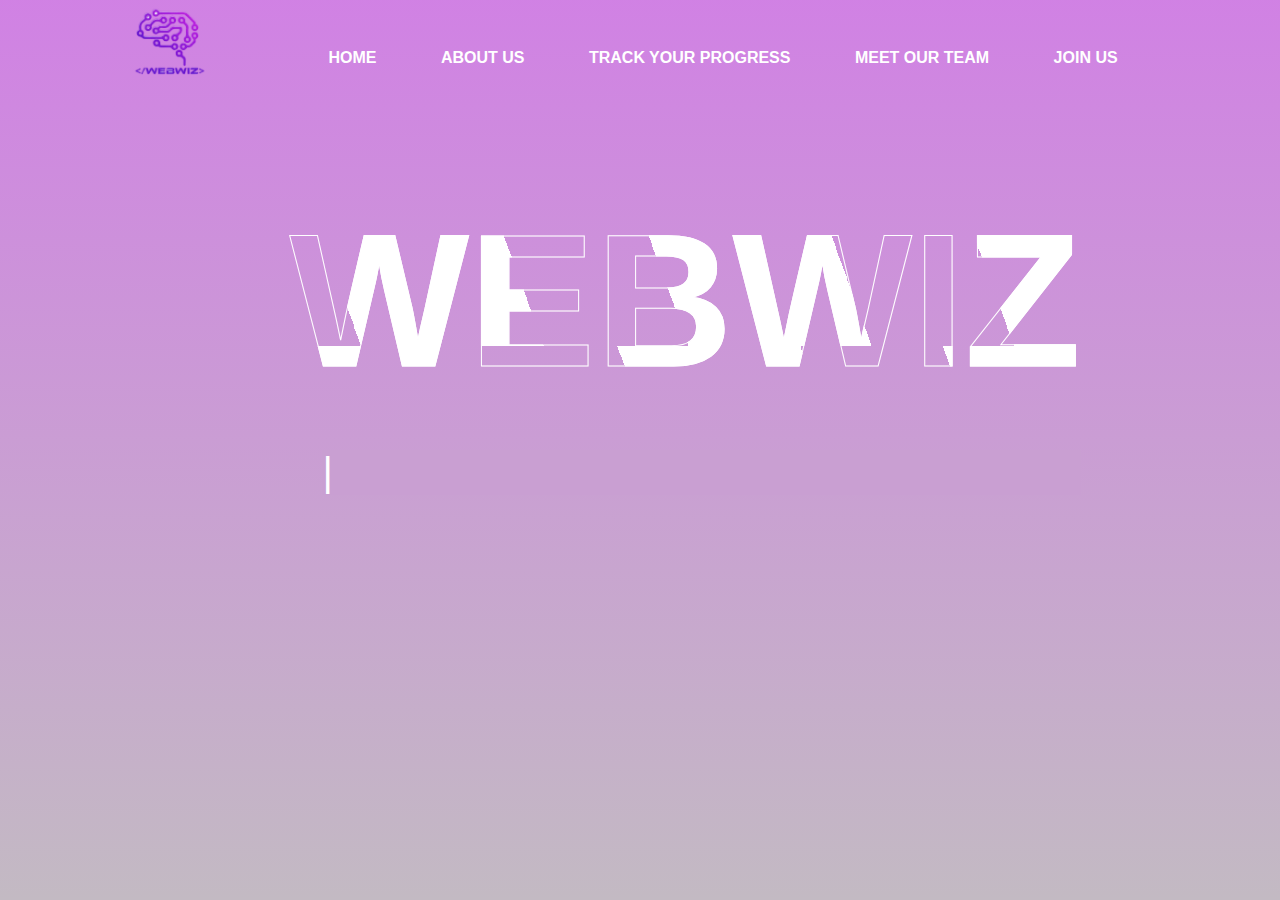
<file: index.html>
<!DOCTYPE html>
<html lang="en">
<head>
    <meta charset="UTF-8">
    <meta http-equiv="X-UA-Compatible" content="IE=edge">
    <meta name="viewport" content="width=device-width, initial-scale=1.0">
    <title>Webwiz Website</title>
    <link rel="stylesheet" href="index.css">
</head>



<!-- main page -->

<body>

    <div class="container">
        <nav>
            <img src="new.png" class="logo">
            <ul>
                <li><a href=""><b>HOME</b></a></li>
                <li><a href="about.html"><b>ABOUT US</b></a></li>
                <li><a href="login.html"><b>TRACK YOUR PROGRESS</b></a></li>
                <li><a href="Team.html"><b>MEET OUR TEAM</b></a></li>
                <li><a href="#"><b>JOIN US</b></a></li>
            </ul>
        </nav>
        <div class="text">
            <h1>WEBWIZ</h1>
            <h3 id="head" >DREAM | DEVELOP | DEVOTE</h3>
        </div>

    </div>


   






<!-- flagship event -->

<!-- <div class="events">
<p>ygjhjhdfjwheufheygybhg</p>



<div class="title">
    <div class="overlay"></div>

<div class="text">
<div class="wrapper">
    <div id="L" class="letter">M</div>
    <div class="shadow">M</div>
</div>
<div class="wrapper">
    <div id="I" class="letter">E</div>
    <div class="shadow">E</div>
</div>
<div class="wrapper">
    <div id="G" class="letter">E</div>
    <div class="shadow">E</div>
</div>
<div class="wrapper">
    <div id="H" class="letter">T</div>
    <div class="shadow">T</div>
</div>
<div class="wrapper">
    <div id="T" class="letter">-</div>
    <div class="shadow">-</div>
</div>
<div class="wrapper">
    <div id="N" class="letter">O</div>
    <div class="shadow">O</div>
</div>
<div class="wrapper">
    <div id="E" class="letter">U</div>
    <div class="shadow">U</div>
</div><div class="wrapper">
    <div id="Stwo" class="letter">R</div>
    <div class="shadow">R</div>
</div>
<div class="wrapper">
    <div id="Stwo" class="letter"><br></div>
    <div class="shadow"></div>
</div>
<div class="wrapper">
    <div id="S" class="letter">T</div>
    <div class="shadow">T</div>
</div><div class="wrapper">
    <div id="S" class="letter">E</div>
    <div class="shadow">E</div>
</div><div class="wrapper">
    <div id="S" class="letter">A</div>
    <div class="shadow">A</div>
</div><div class="wrapper">
    <div id="S" class="letter">M</div>
    <div class="shadow">M</div>
</div>

</div>
    <p></p><br/>
    
  </div>

  <div class="slider">
    <div class="container">
      <div class="slide x"></div>
      <div class="slide y"></div>
      <div class="slide z"></div>
    </div>
    <div class="container">
        <div class="slide x"></div>
        <div class="slide y"></div>
        <div class="slide z"></div>
      </div>
      <div class="container">
        <div class="slide x"></div>
        <div class="slide y"></div>
        <div class="slide z"></div>
      </div>
  </div>

</div>-->





<!-- 
<div class="projects">

</div>  -->




<!-- achievement -->







<!-- Team -->

<!-- <div class="gh">
<div class="title">
    <div class="overlay"></div>

<div class="text">
<div class="wrapper">
    <div id="L" class="letter">M</div>
    <div class="shadow">M</div>
</div>
<div class="wrapper">
    <div id="I" class="letter">E</div>
    <div class="shadow">E</div>
</div>
<div class="wrapper">
    <div id="G" class="letter">E</div>
    <div class="shadow">E</div>
</div>
<div class="wrapper">
    <div id="H" class="letter">T</div>
    <div class="shadow">T</div>
</div>
<div class="wrapper">
    <div id="T" class="letter">-</div>
    <div class="shadow">-</div>
</div>
<div class="wrapper">
    <div id="N" class="letter">O</div>
    <div class="shadow">O</div>
</div>
<div class="wrapper">
    <div id="E" class="letter">U</div>
    <div class="shadow">U</div>
</div><div class="wrapper">
    <div id="Stwo" class="letter">R</div>
    <div class="shadow">R</div>
</div>
<div class="wrapper">
    <div id="Stwo" class="letter"><br></div>
    <div class="shadow"></div>
</div>
<div class="wrapper">
    <div id="S" class="letter">T</div>
    <div class="shadow">T</div>
</div><div class="wrapper">
    <div id="S" class="letter">E</div>
    <div class="shadow">E</div>
</div><div class="wrapper">
    <div id="S" class="letter">A</div>
    <div class="shadow">A</div>
</div><div class="wrapper">
    <div id="S" class="letter">M</div>
    <div class="shadow">M</div>
</div>

</div>
    <p></p><br/>
    
  </div>

  <div class="slider">
    <div class="container">
      <div class="slide x"></div>
      <div class="slide y"></div>
      <div class="slide z"></div>
    </div>
    <div class="container">
        <div class="slide x"></div>
        <div class="slide y"></div>
        <div class="slide z"></div>
      </div>
      <div class="container">
        <div class="slide x"></div>
        <div class="slide y"></div>
        <div class="slide z"></div>
      </div>
  </div>
</div>





<contact info -->



 






</body>

</html>
</file>
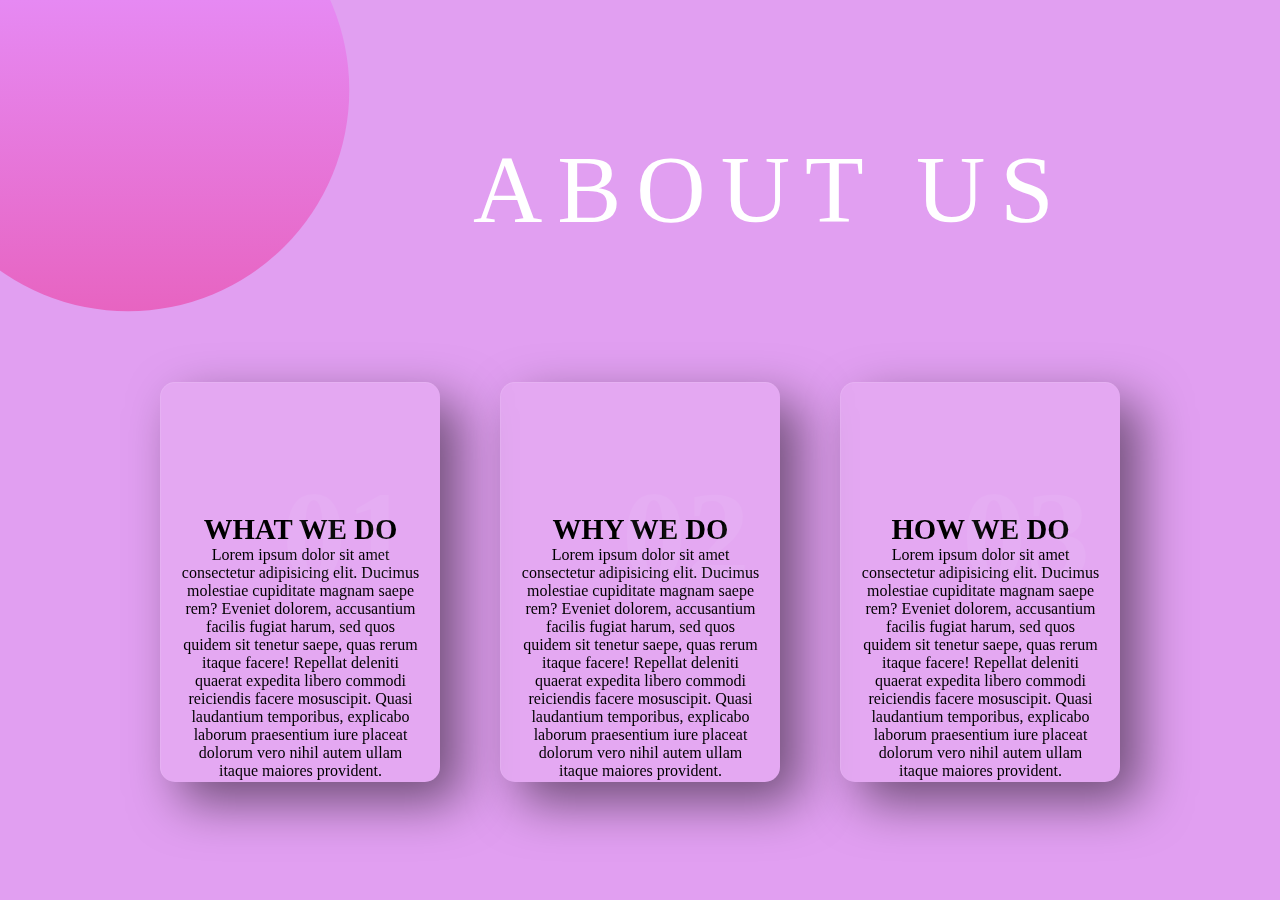
<file: about.html>
<!DOCTYPE html>
<html lang="en">
<head>
    <meta charset="UTF-8">
    <meta http-equiv="X-UA-Compatible" content="IE=edge">
    <meta name="viewport" content="width=device-width, initial-scale=1.0">
    <title>Document</title>
    <link rel="stylesheet" href="about.css">
</head>
<body>
    <div class="big">
        <div class="heading">ABOUT US</div>
 
   <div class="container">
    
    <div class="card">
        <div class="content">
            <h2>01</h2>
            <h3>WHAT WE DO</h3>
            <p>Lorem ipsum dolor sit amet consectetur adipisicing elit. Ducimus molestiae cupiditate magnam saepe rem? Eveniet dolorem, accusantium facilis fugiat harum, sed quos quidem sit tenetur saepe, quas rerum itaque facere!
            Repellat deleniti quaerat expedita libero commodi reiciendis facere mosuscipit.
            Quasi laudantium temporibus, explicabo laborum praesentium iure placeat dolorum vero nihil autem ullam itaque maiores provident. Voluptatum t aspernatur minima explicabo dignissimos cum voluptates natus quis. Eaque praesentium a omnis.</p>
        </div>
    </div>


    <div class="card">
        <div class="content">
            <h2>02</h2>
            <h3>WHY WE DO</h3>
            <p>Lorem ipsum dolor sit amet consectetur adipisicing elit. Ducimus molestiae cupiditate magnam saepe rem? Eveniet dolorem, accusantium facilis fugiat harum, sed quos quidem sit tenetur saepe, quas rerum itaque facere!
            Repellat deleniti quaerat expedita libero commodi reiciendis facere mosuscipit.
            Quasi laudantium temporibus, explicabo laborum praesentium iure placeat dolorum vero nihil autem ullam itaque maiores provident. Voluptatum t aspernatur minima explicabo dignissimos cum voluptates natus quis. Eaque praesentium a omnis.</p>
        </div>
    </div>


    <div class="card">
        <div class="content">
            <h2>03</h2>
            <h3>HOW WE DO </h3>
            <p>Lorem ipsum dolor sit amet consectetur adipisicing elit. Ducimus molestiae cupiditate magnam saepe rem? Eveniet dolorem, accusantium facilis fugiat harum, sed quos quidem sit tenetur saepe, quas rerum itaque facere!
            Repellat deleniti quaerat expedita libero commodi reiciendis facere mosuscipit.
            Quasi laudantium temporibus, explicabo laborum praesentium iure placeat dolorum vero nihil autem ullam itaque maiores provident. Voluptatum t aspernatur minima explicabo dignissimos cum voluptates natus quis. Eaque praesentium a omnis.</p>
        </div>
    </div>

   </div>
   </div>
   
</body>
</html>
</file>
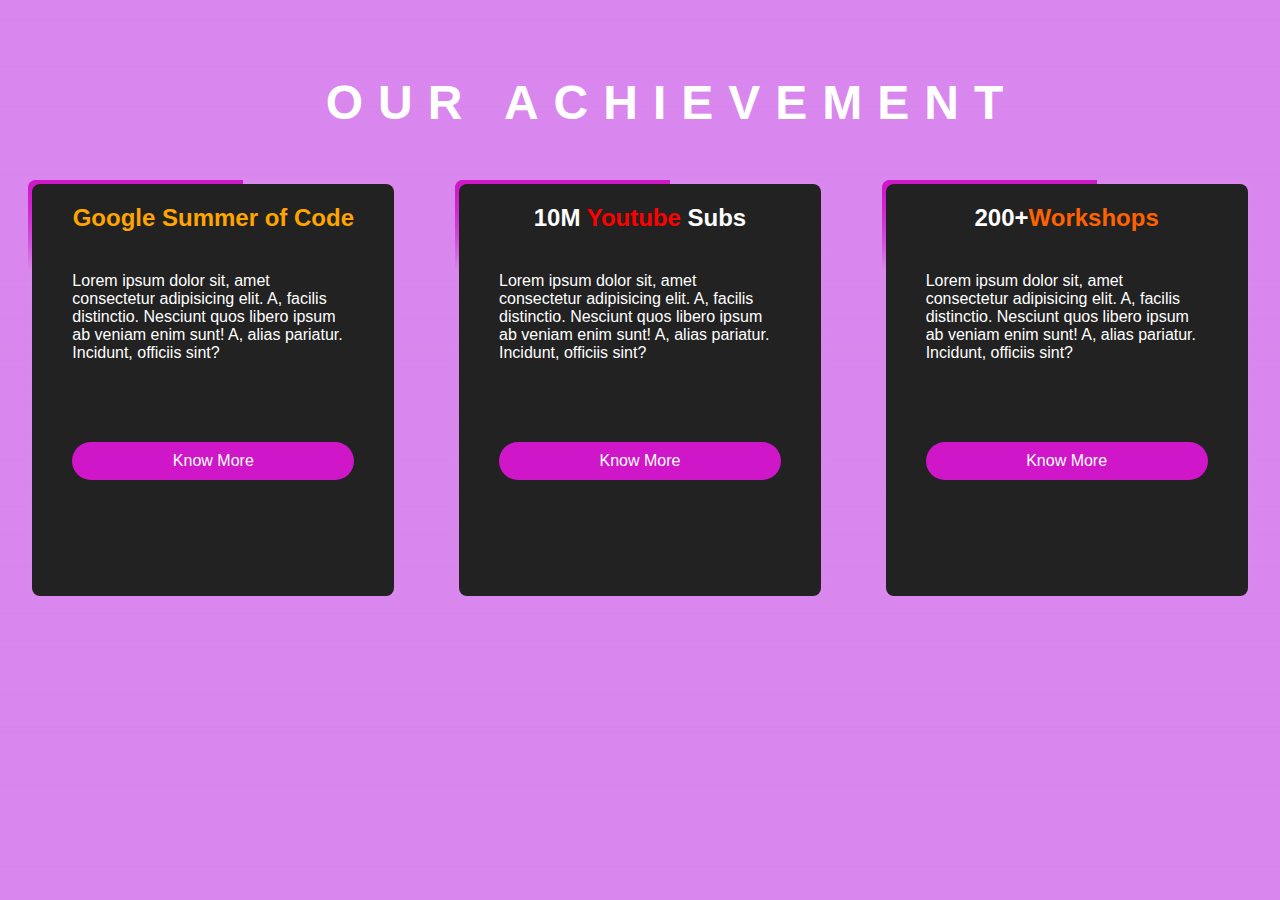
<file: achievement.html>
<!DOCTYPE html>
<html lang="en">
<head>
    <meta charset="UTF-8">
    <meta http-equiv="X-UA-Compatible" content="IE=edge">
    <meta name="viewport" content="width=device-width, initial-scale=1.0">
    <link rel="stylesheet" href="achievement.css">
    <title>Achievement</title>
</head>
<body>
    <h1 class="ach">OUR ACHIEVEMENT</h1>
    <section id="achievementContainer">
        <div class="container">
            <div>
                <h2><span style="color: orange;">Google Summer of Code</span></h2>
                <p>Lorem ipsum dolor sit, amet consectetur adipisicing elit. A, facilis distinctio. Nesciunt quos libero ipsum ab veniam enim sunt! A, alias pariatur. Incidunt, officiis sint?</p>
                <a href="">Know More</a>
            </div>
        </div>
        <div class="container">
            <div>
                <h2>10M <span id="youtube">Youtube</span> Subs</h2>
                <p>Lorem ipsum dolor sit, amet consectetur adipisicing elit. A, facilis distinctio. Nesciunt quos libero ipsum ab veniam enim sunt! A, alias pariatur. Incidunt, officiis sint?</p>
                <a href="">Know More</a>
            </div>
        </div>
        <div class="container">
            <div>
                <h2>200+<span style="color: rgb(255, 98, 0);">Workshops</span></h2>
                <p>Lorem ipsum dolor sit, amet consectetur adipisicing elit. A, facilis distinctio. Nesciunt quos libero ipsum ab veniam enim sunt! A, alias pariatur. Incidunt, officiis sint?</p>
                <a href="">Know More</a>
            </div>
        </div>
    </section>
</body>
</html>
</file>
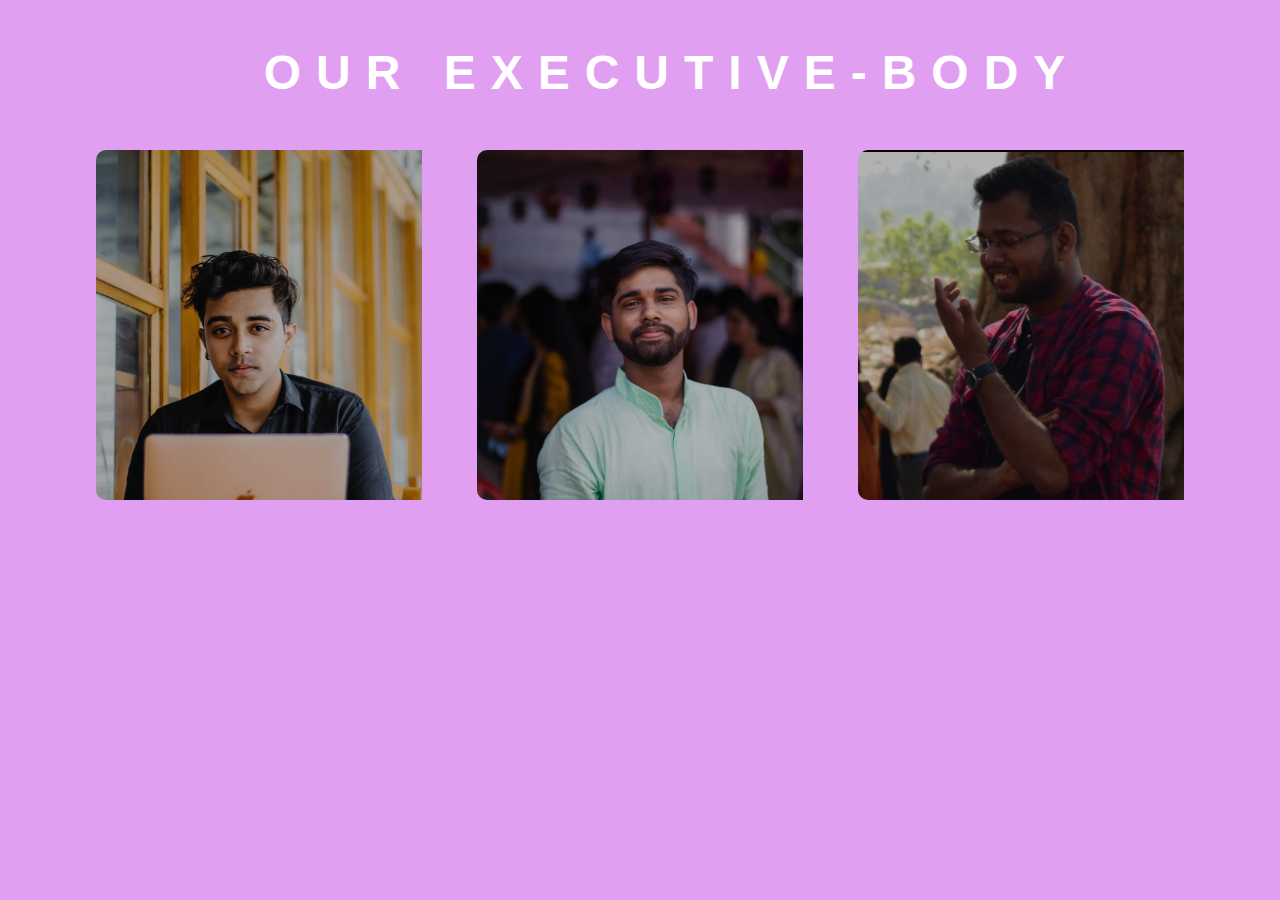
<file: EB.html>
<!DOCTYPE html>
<html lang="en">

<head>
    <meta charset="UTF-8">
    <meta http-equiv="X-UA-Compatible" content="IE=edge">
    <meta name="viewport" content="width=device-width, initial-scale=1.0">
    <title>Document</title>
    <link rel="stylesheet" href="EB.css">
</head>

<body>

    <div class="container">
        <h1 class="EB">
            OUR EXECUTIVE-BODY
        </h1>
        <div class="row">
            <div class="col">
                <div class="card">
                    <div class="inner-box">
                        <div class="card-front front-1">
                            
                        </div>
                        <div class="card-back">
                           
                            <p> Aniket Pal <br> <br>
                                FOUNDER </p>
                            <div class="social-media">
                                <a href=""><img src="github.jpg"></a>
                                <a href=""><img src="linkedin.png"></a>
                                <a href=""><img src="fb.jpg"></a>
                            </div>
                        </div>
                    </div>
                </div>
            </div>
            <div class="col">
                <div class="card">
                    <div class="inner-box">
                        <div class="card-front front-2">
                            <span></span>
                        </div>
                        <div class="card-back">
                            <p> Shantunu <br> <br>
                                 VICE-PRESIDENT </p>
                            <div class="social-media">
                                <a href=""><img src="github.jpg"></a>
                                <a href=""><img src="linkedin.png"></a>
                                <a href=""><img src="fb.jpg"></a>
                            </div>
                        </div>
                    </div>
                </div>
            </div>
            <div class="col">
                <div class="card">
                    <div class="inner-box">
                        <div class="card-front front-3">
                            <span></span>
                        </div>
                        <div class="card-back">
                            <p> Jyoti Prakash  <br> <br>
                                CO-ORDINATOR</p>
                            <div class="social-media">
                                <a href=""><img src="github.jpg"></a>
                                <a href=""><img src="linkedin.png"></a>
                                <a href=""><img src="fb.jpg"></a>
                            </div>
                        </div>
                    </div>
                </div>
            </div>
        </div>
    </div>

</body>

</html>
</file>
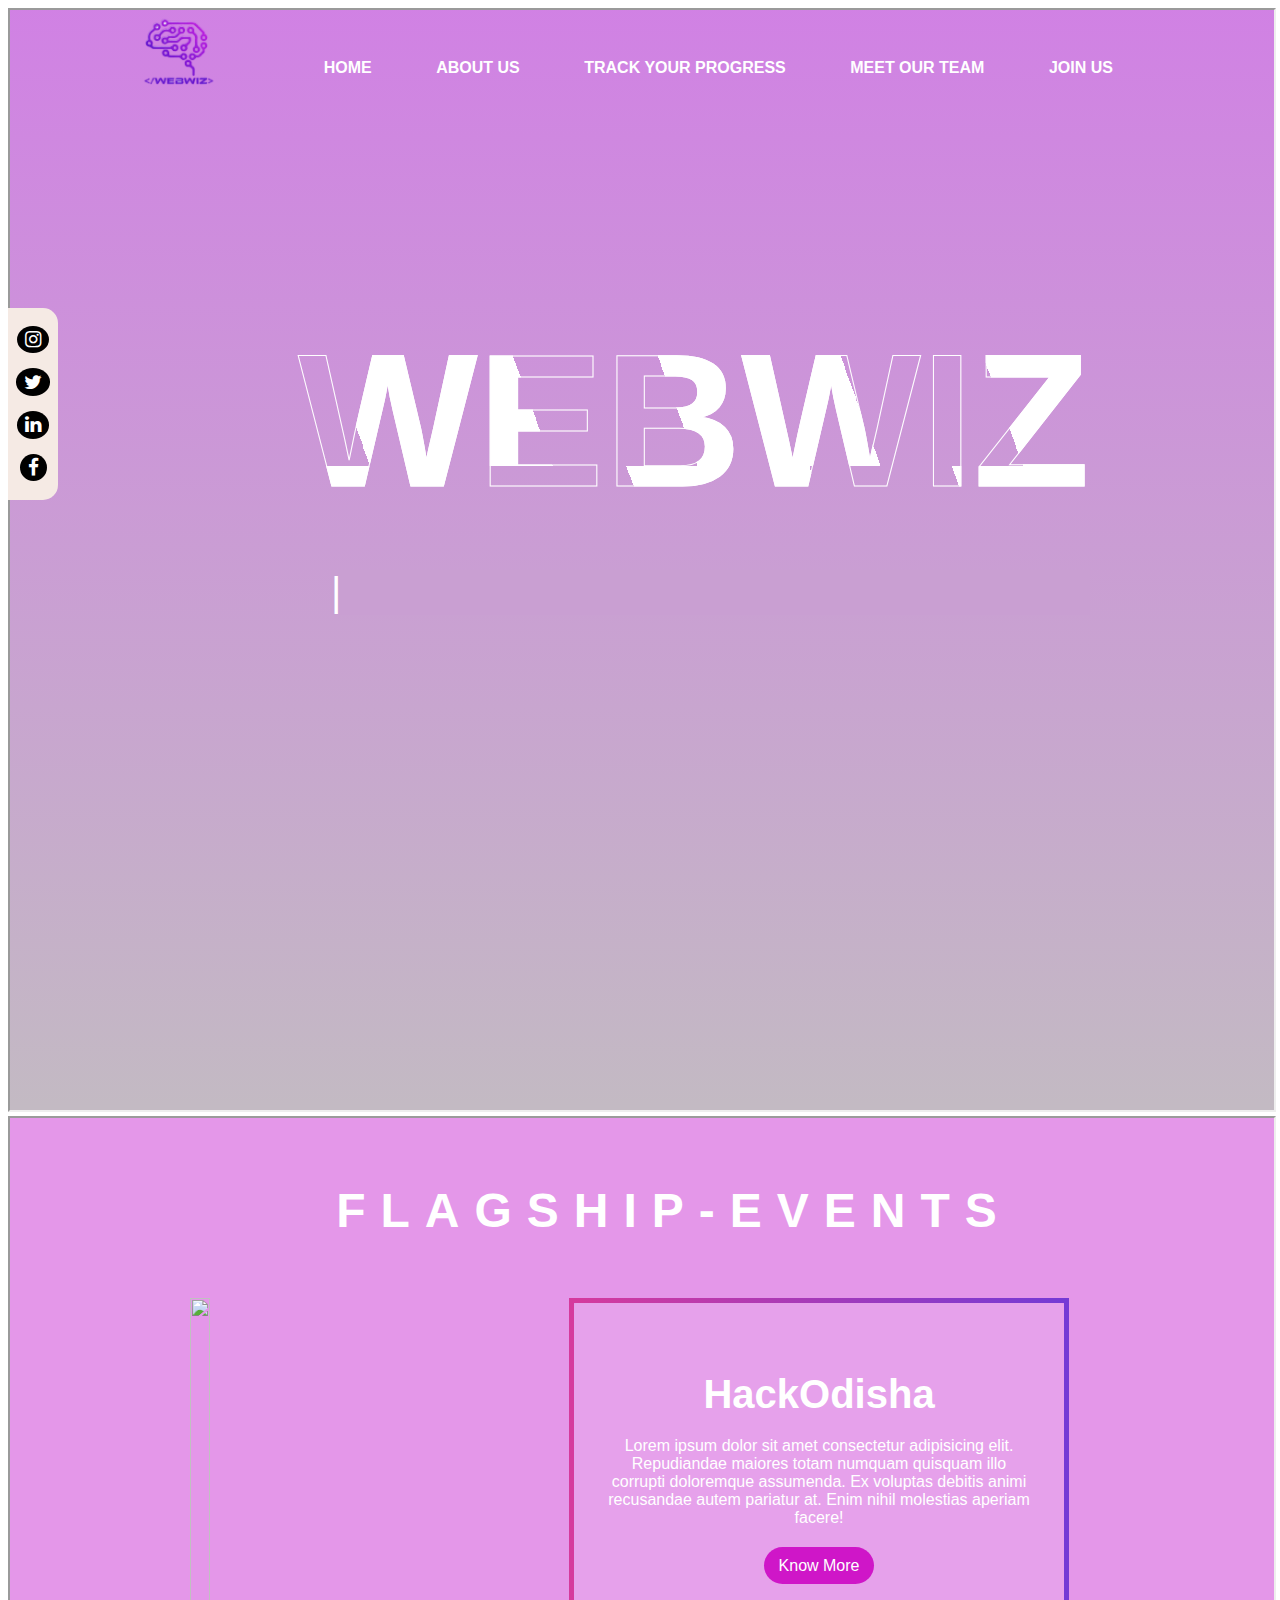
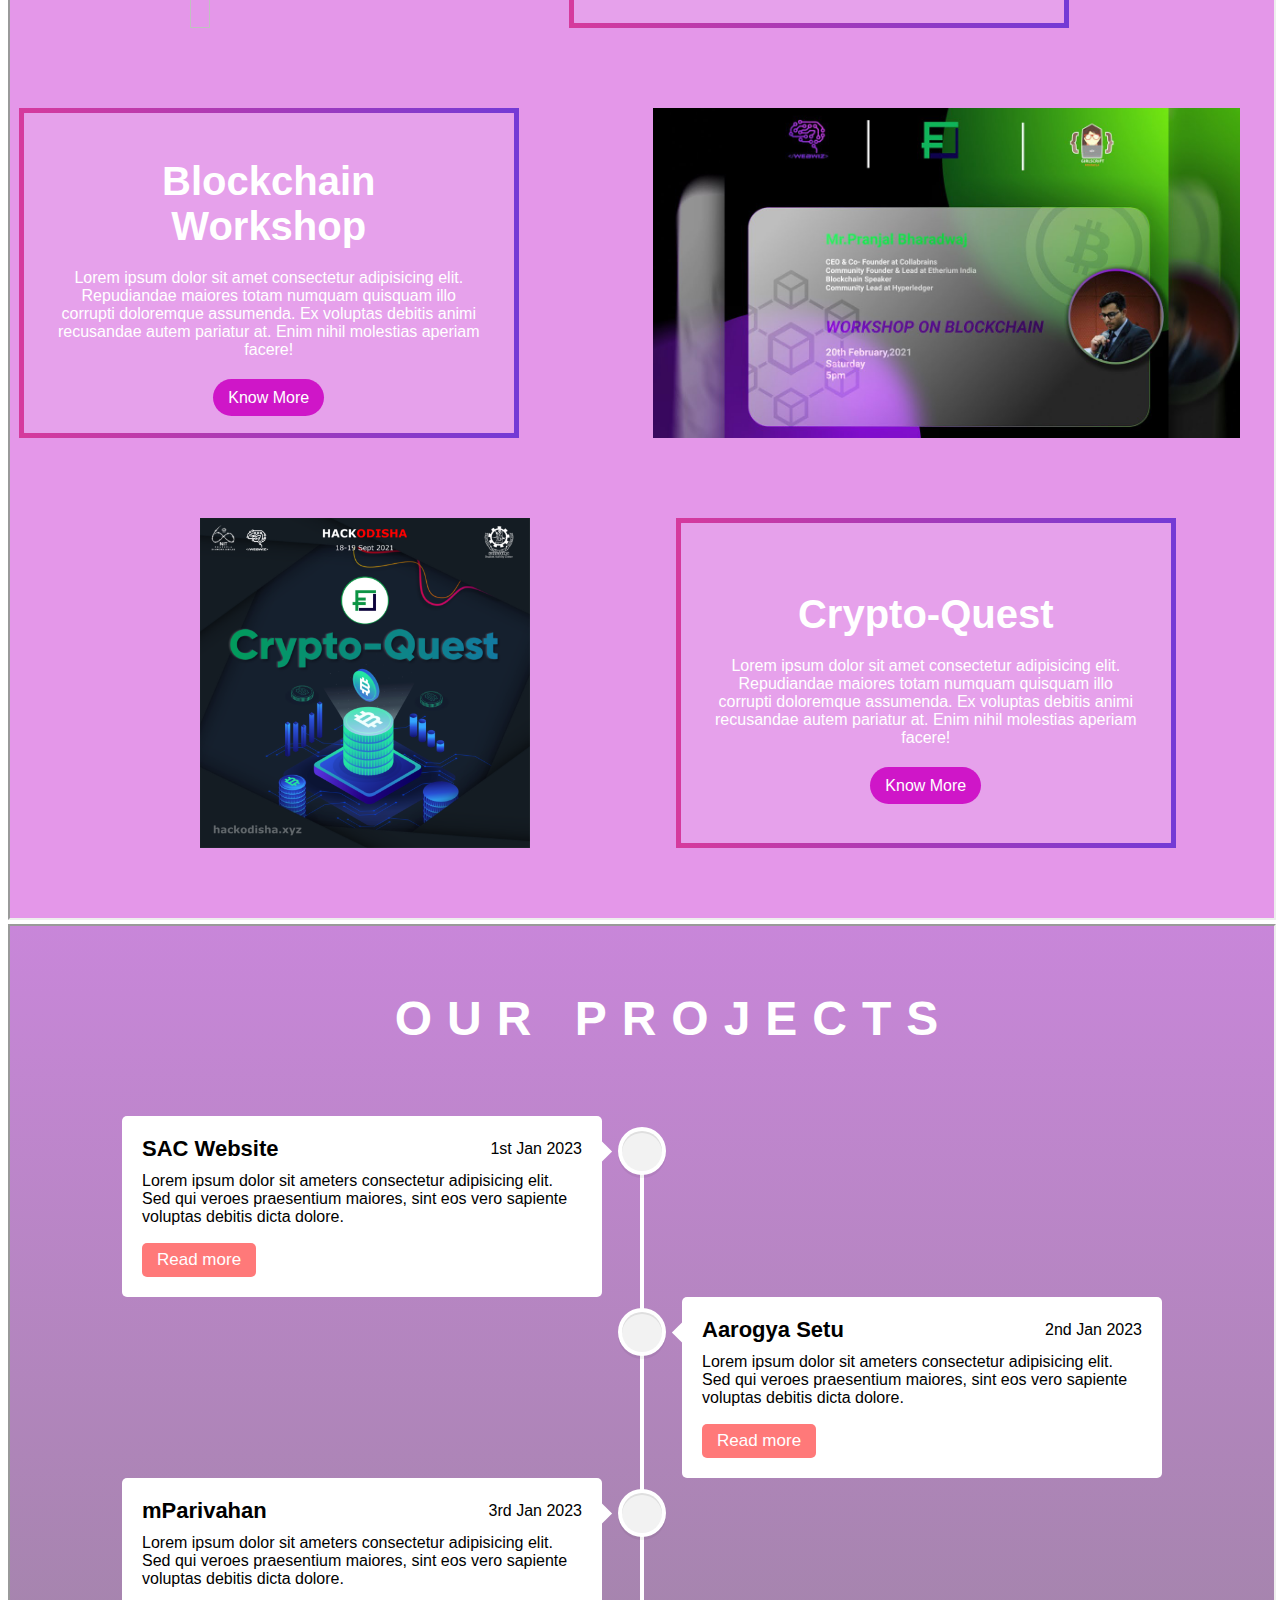
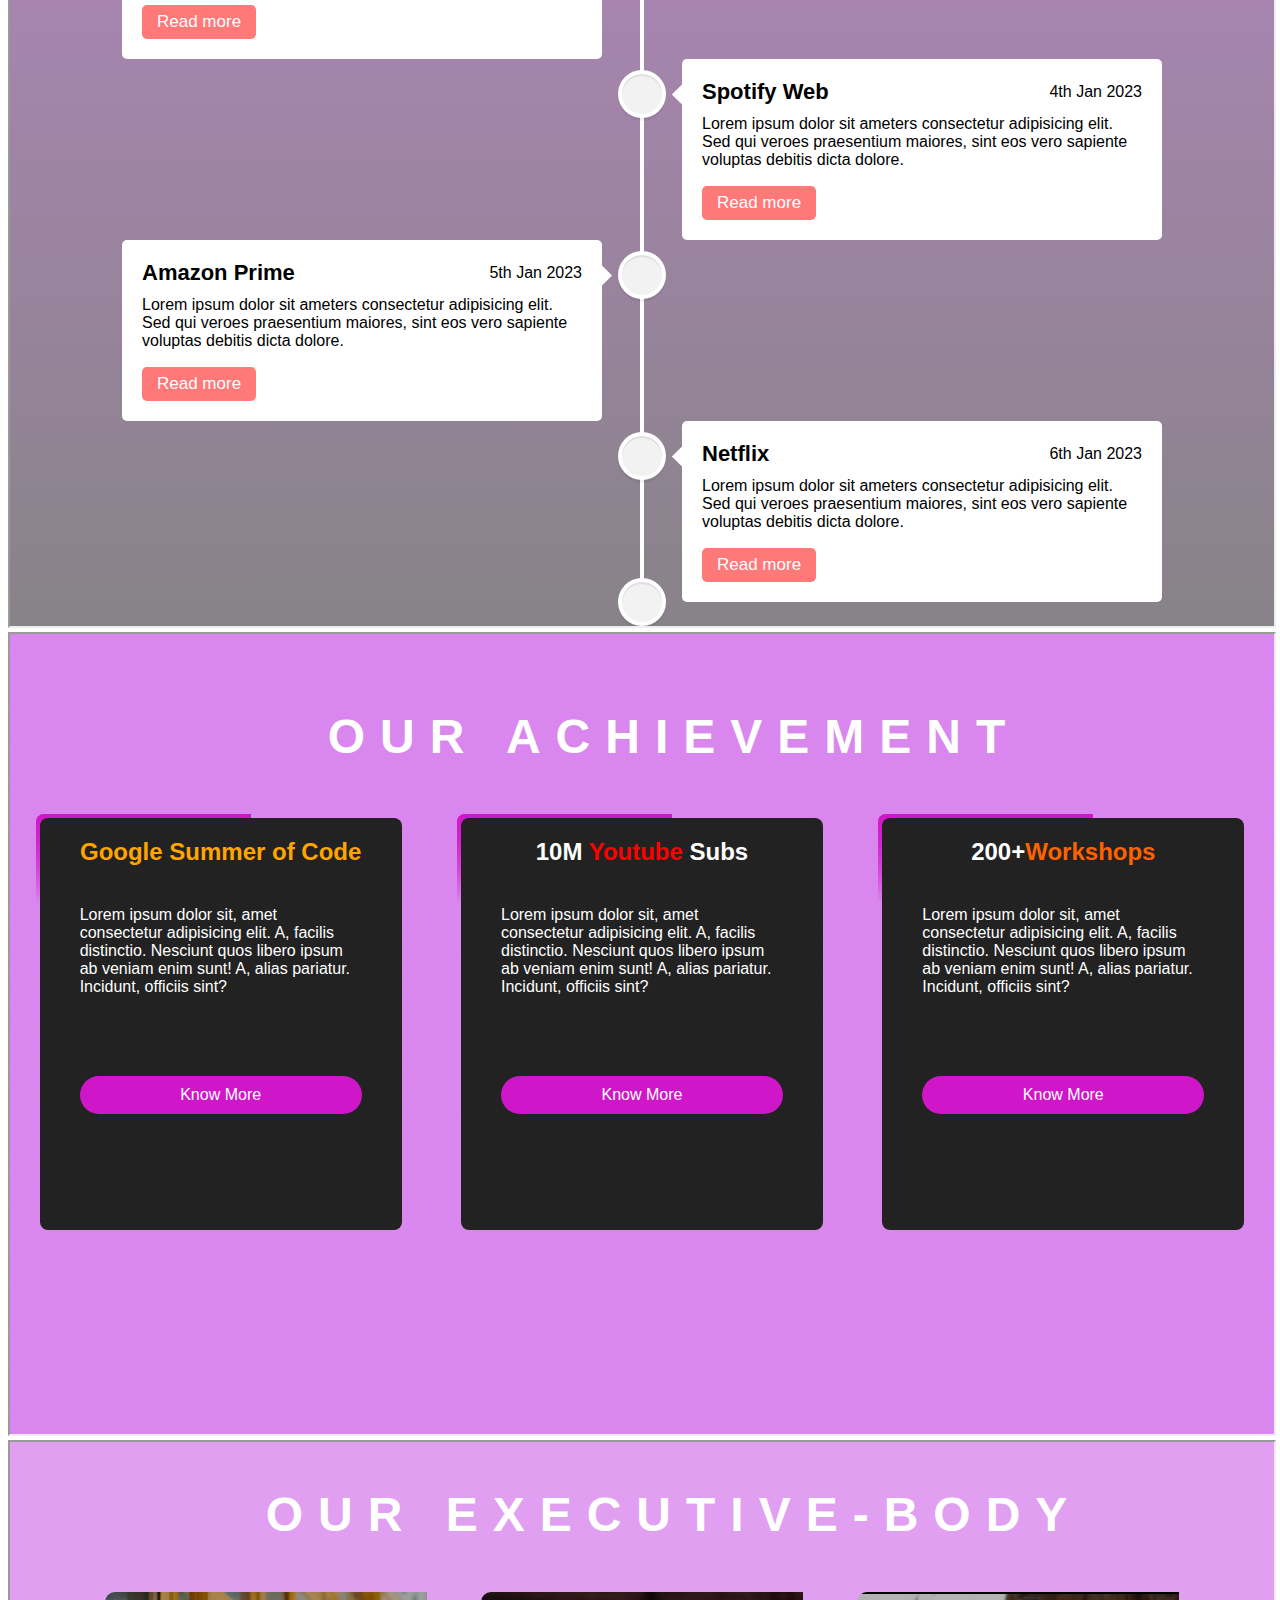
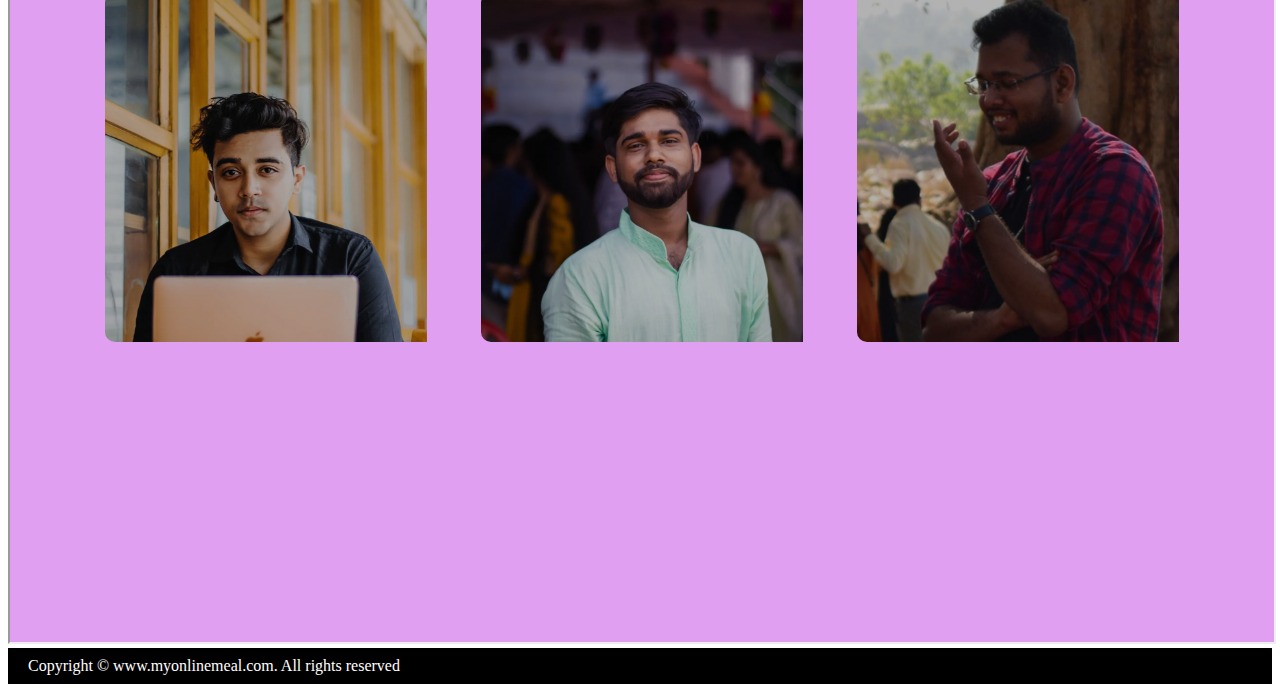
<file: iiiii.html>
<!DOCTYPE html>
<html lang="en">
<head>
    <meta charset="UTF-8">
    <meta http-equiv="X-UA-Compatible" content="IE=edge">
    <meta name="viewport" content="width=device-width, initial-scale=1.0">
    <title>Document</title>
    <link rel="stylesheet" href="iii.css">
    <link rel="stylesheet" href="https://cdnjs.cloudflare.com/ajax/libs/font-awesome/4.7.0/css/font-awesome.min.css">
    <link rel="stylesheet" href="https://cdnjs.cloudflare.com/ajax/libs/font-awesome/4.7.0/css/font-awesome.min.css">
</head>
<body>
    <section id="media-links">
    <div><a href="https://instagram.com/webwiz.nitr?igshid=MzRlODBiNWFlZA=="><i class="fa fa-instagram"></i></a></div>
    <div><a href="https://twitter.com/webwiznitr"><i class="fa fa-twitter"></i></a></div>
    <div><a href="https://www.linkedin.com/company/webwiz-nitr/"><i class="fa fa-linkedin"></i></a></div>
    <div><a href="https://www.facebook.com/WebWiz/"><i class="fa fa-facebook"></i></a></div>
</section>

    <iframe src="index.html" width="100%" height="1100"></iframe>
    <iframe src="event.html" width="100%" height="1400"></iframe>
    <iframe src="project.html" width="100%" height="1300"></iframe>

    <iframe src="achievement.html" width="100%" height="800" ></iframe>
    <iframe src="EB.html" width="100%" height="800"></iframe>
    <!-- <iframe src="footer.html" width="100%" height="38"></iframe> -->
    <footer>
        <div class="center">
            Copyright &copy; www.myonlinemeal.com. All rights reserved  
        </div>
    </footer>
    
</body>
</html>
</file>
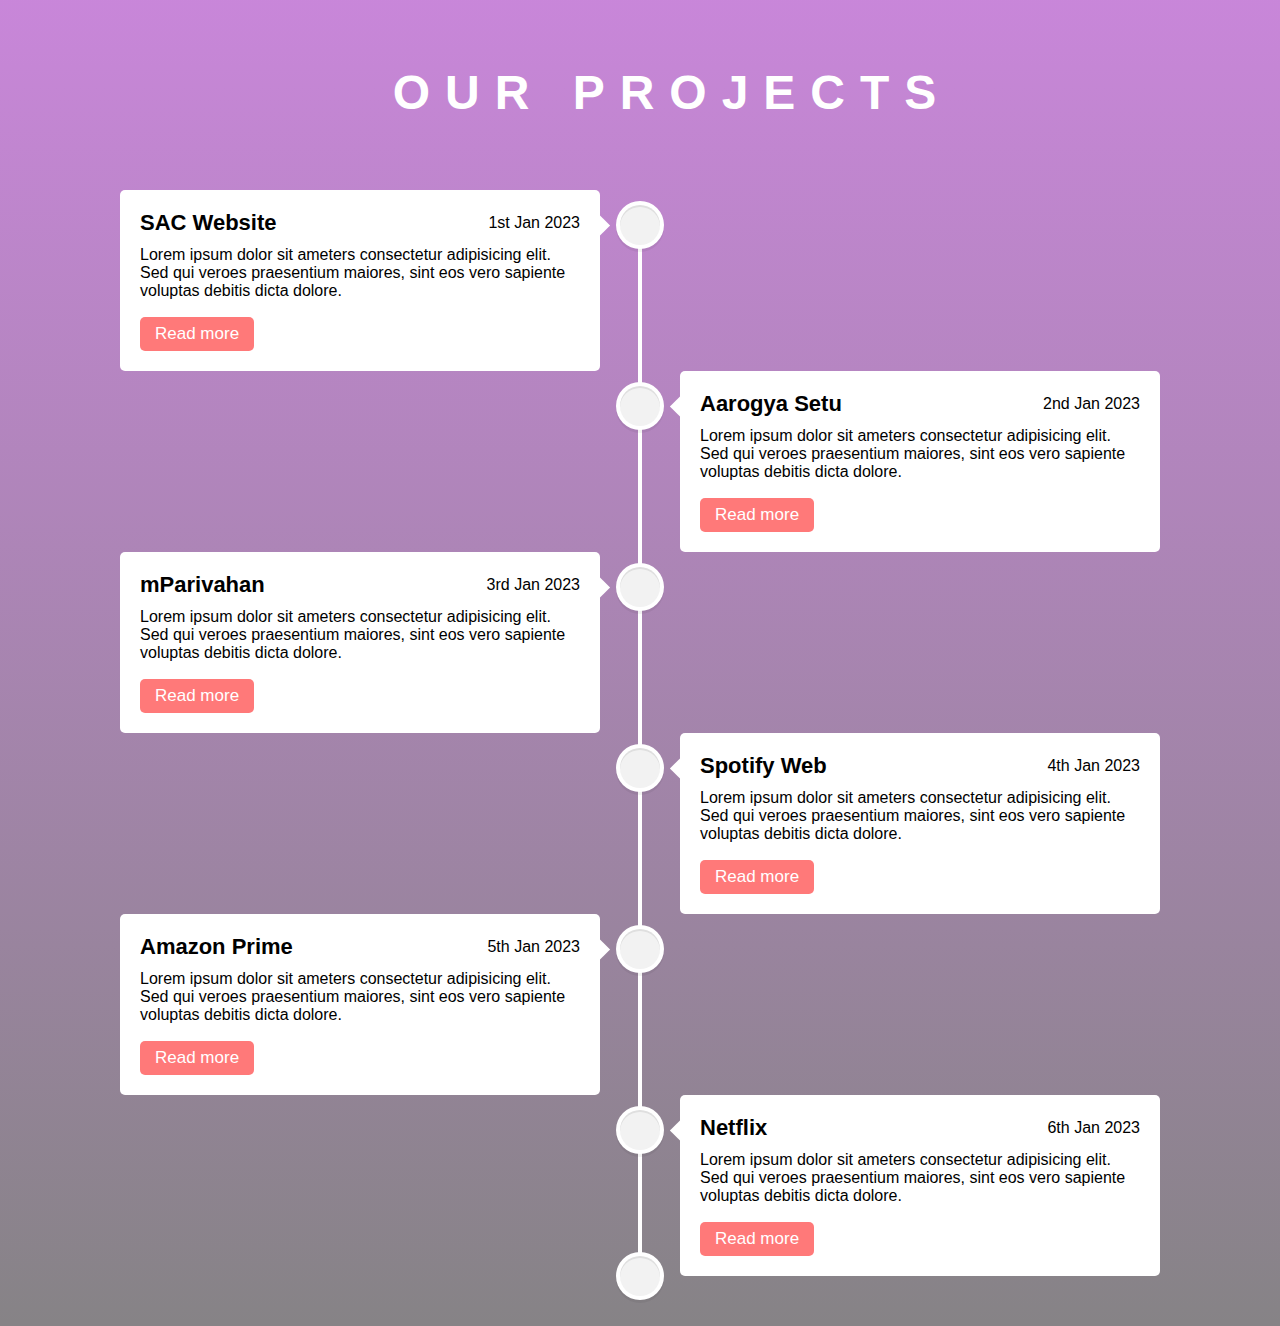
<file: project.html>
<!DOCTYPE html>
<html lang="en">
<head>
    <meta charset="UTF-8">
    <meta http-equiv="X-UA-Compatible" content="IE=edge">
    <meta name="viewport" content="width=device-width, initial-scale=1.0">
    <link rel="stylesheet" href="project.css">
    <title>Our Events</title>
</head>
<body>
    <h2 class="pro">OUR PROJECTS</h2>
    <div class="wrapper">
        <div class="center-line">
          <a href="#" class="scroll-icon"><i class="fas fa-caret-up"></i></a>
        </div>
        <div class="row row-1">
          <section>
            <i class="icon fas fa-home"></i>
            <div class="content">
                <div class="details">  
                    <span class="title">SAC Website</span>
                    <span>1st Jan 2023</span>
                  </div>
                  <p>Lorem ipsum dolor sit ameters consectetur adipisicing elit. Sed qui veroes praesentium maiores, sint eos vero sapiente voluptas debitis dicta dolore.</p>
                  <div class="bottom">
                    <a href="#">Read more</a>
                  </div>
            </div>
          </section>
        </div>
        <div class="row row-2">
          <section>
            <i class="icon fas fa-star"></i>
            <div class="content"><div class="details">
              <span class="title">Aarogya Setu</span>
              <span>2nd Jan 2023</span>
            </div>
            <p>Lorem ipsum dolor sit ameters consectetur adipisicing elit. Sed qui veroes praesentium maiores, sint eos vero sapiente voluptas debitis dicta dolore.</p>
            <div class="bottom">
                <a href="#">Read more</a>
            </div>
        </div>
          </section>
        </div>
        <div class="row row-1">
          <section>
            <i class="icon fas fa-rocket"></i>
            <div class="content"><div class="details">
              <span class="title">mParivahan</span>
              <span>3rd Jan 2023</span>
            </div>
            <p>Lorem ipsum dolor sit ameters consectetur adipisicing elit. Sed qui veroes praesentium maiores, sint eos vero sapiente voluptas debitis dicta dolore.</p>
            <div class="bottom">
                <a href="#">Read more</a>
              </div>
        </div>
          </section>
        </div>
        <div class="row row-2">
          <section>
            <i class="icon fas fa-globe"></i>
            <div class="content"><div class="details">
              <span class="title">Spotify Web</span>
              <span>4th Jan 2023</span>
            </div>
            <p>Lorem ipsum dolor sit ameters consectetur adipisicing elit. Sed qui veroes praesentium maiores, sint eos vero sapiente voluptas debitis dicta dolore.</p>
            <div class="bottom">
                <a href="#">Read more</a>
            </div>
        </div>
          </section>
        </div>
        <div class="row row-1">
          <section>
            <i class="icon fas fa-paper-plane"></i>
            <div class="content"><div class="details">
              <span class="title">Amazon Prime</span>
              <span>5th Jan 2023</span>
            </div>
            <p>Lorem ipsum dolor sit ameters consectetur adipisicing elit. Sed qui veroes praesentium maiores, sint eos vero sapiente voluptas debitis dicta dolore.</p>
            <div class="bottom">
                <a href="#">Read more</a>
            </div>
        </div>
          </section>
        </div>
        <div class="row row-2">
          <section>
            <i class="icon fas fa-map-marker-alt"></i>
            <div class="content"><div class="details">
              <span class="title">Netflix</span>
              <span>6th Jan 2023</span>
            </div>
            <p>Lorem ipsum dolor sit ameters consectetur adipisicing elit. Sed qui veroes praesentium maiores, sint eos vero sapiente voluptas debitis dicta dolore.</p>
            <div class="bottom">
                <a href="#">Read more</a>
              </div>
        </div>
          </section>
        </div>
      </div>
</body>
</html>
</file>
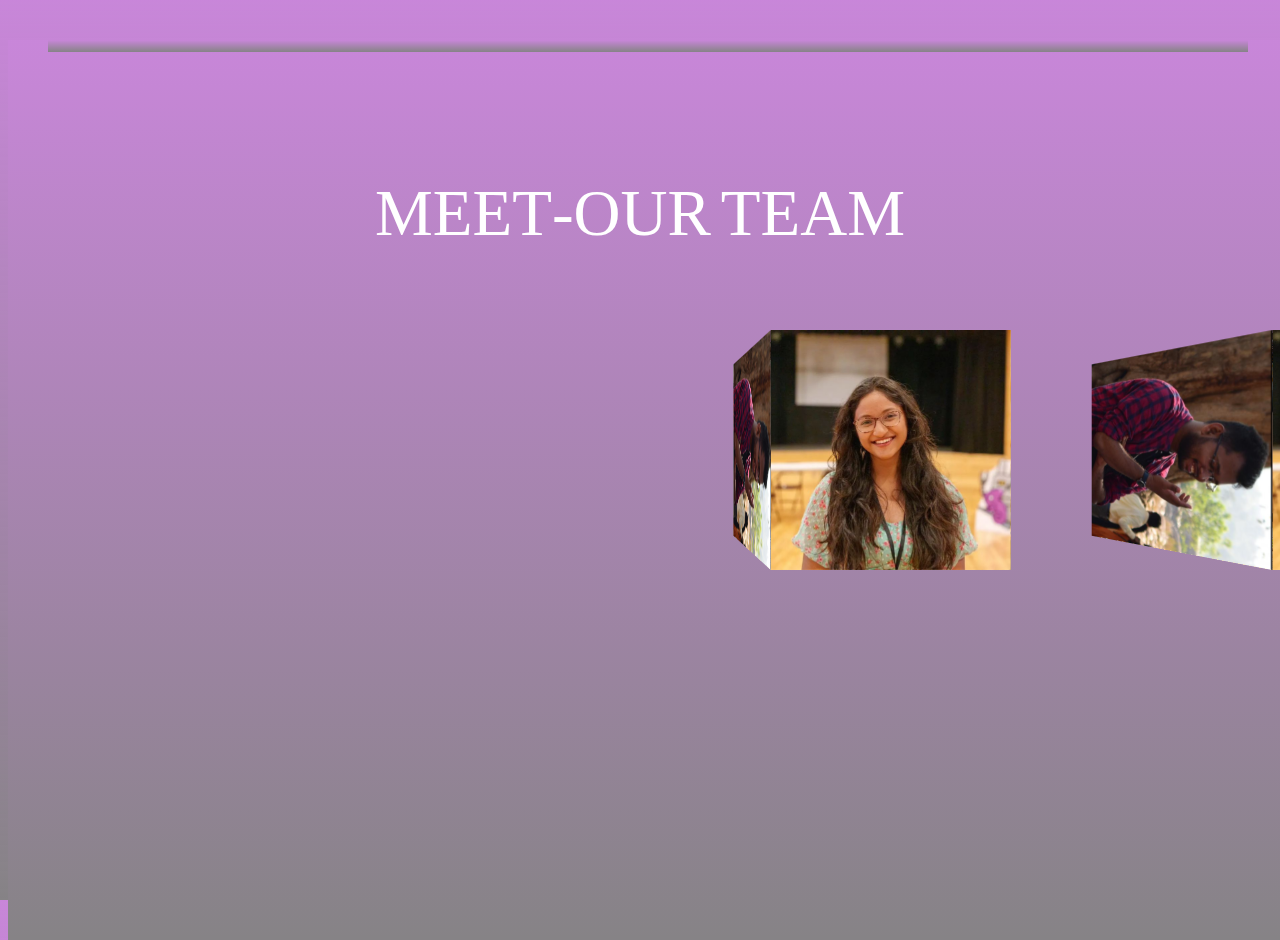
<file: Team.html>
<!DOCTYPE html>
<html lang="en">
<head>
    <meta charset="UTF-8">
    <meta http-equiv="X-UA-Compatible" content="IE=edge">
    <meta name="viewport" content="width=device-width, initial-scale=1.0">
    <title>Document</title>
    <link rel="stylesheet" href="Team.css" />
</head>
<body>
	<div class="title">
		<div class="overlay"></div>

<div class="text">
	<div class="wrapper">
		<div id="L" class="letter">M</div>
		<div class="shadow">M</div>
	</div>
	<div class="wrapper">
		<div id="I" class="letter">E</div>
		<div class="shadow">E</div>
	</div>
	<div class="wrapper">
		<div id="G" class="letter">E</div>
		<div class="shadow">E</div>
	</div>
	<div class="wrapper">
		<div id="H" class="letter">T</div>
		<div class="shadow">T</div>
	</div>
	<div class="wrapper">
		<div id="T" class="letter">-</div>
		<div class="shadow">-</div>
	</div>
	<div class="wrapper">
		<div id="N" class="letter">O</div>
		<div class="shadow">O</div>
	</div>
	<div class="wrapper">
		<div id="E" class="letter">U</div>
		<div class="shadow">U</div>
	</div><div class="wrapper">
		<div id="Stwo" class="letter">R <br></div>
		<div class="shadow">R</div>
	</div>
	<div class="wrapper">
		<div id="two" class="letter"><br></div>
		<div class="shadow"></div>
	</div>
	<div class="wrapper">
		<div id="S" class="letter">T</div>
		<div class="shadow">T</div>
	</div><div class="wrapper">
		<div id="S" class="letter">E</div>
		<div class="shadow">E</div>
	</div><div class="wrapper">
		<div id="S" class="letter">A</div>
		<div class="shadow">A</div>
	</div><div class="wrapper">
		<div id="S" class="letter">M</div>
		<div class="shadow">M</div>
	</div>
	
</div>
		<p></p><br/>
		
	  </div>

	  <div class="slider">
		<div class="container">
		  <div class="slide x"></div>
		  <div class="slide y"></div>
		  <div class="slide z"></div>
		</div>
		<div class="container">
			<div class="slide x"></div>
			<div class="slide y"></div>
			<div class="slide z"></div>
		  </div>
		  <div class="container">
			<div class="slide x"></div>
			<div class="slide y"></div>
			<div class="slide z"></div>
		  </div>
	  </div>

	  
</body>
</html>
</file>
<file: index.css>
*{
    margin: 0;
    padding: 0;
    box-sizing: border-box;
    font-family: 'poppins',sans-serif;
}
.container{
    width: 100%;
    height: 100vh;
    background-image: linear-gradient(rgba(212, 115, 236, 0.8),transparent);
    /* background-size: cover;
    background-position: center; */
    padding: 0 8%;
    position: relative;
    background-color: #c3bac3;
}
nav{
    display: flex;
    width: 100%;
    align-items: center;
    flex-wrap: wrap;
    padding: 5px 0;


}
.logo{
    width: 180px;
    cursor: pointer;

}
nav ul{
    flex: 1;
    text-align: right;
    padding-right:30px ;
}
nav ul li{
    display: inline-block;
    list-style: none;
    margin: 10px 30px;
}
nav ul li a{
    color: #fff;
    text-decoration: none;
    position: relative;
}
nav ul li a::after{
    content: '';
    width: 50%;
    height: 3px;
    position: absolute;
    bottom: 0;
    left: 50;
    /* transform: translateX(-120%);
    background: #fff; */
    transition: width .3s;
}
/* nav ul li a:hover::after{
    width: 50%;
} */

.text{
    color: #fff;
    position: absolute;
    bottom: 45%;

}
.text h1{
    font-size: 190px;
    line-height: 300px;
    margin-left: 187px;
    color: transparent;
    -webkit-text-stroke: 1px #fff;
    background: url(back.png);
    -webkit-background-clip: text;
    background-position: 0 0;
    animation: back 20s linear infinite;
}
@keyframes back{
    100%{
        background-position: 2000px  0;
    }
}
.text h3{
    font-size: 40px;
    font-weight: 500;
}


#head{
    position: relative;
    margin-left: 220px;

}
#head::after{
    content: '|';
    position: absolute;
    right: 0;
    color: white;
    background-color: #C99FD2;
    
    width: 100%;
    animation: typing 10s steps(25) alternate infinite, line 1s infinite;

}
@keyframes typing{
to{
    width: 0%;
}

}
@keyframes line{
    50%{
        color: transparent;
    }
}











/* team */
/* .gh{
	width: 100%;
	height: 100%;
	background: #020202;
	color: #bfbcbc;
	font-family: "Open Sans", sans-serif;
	font-size: 11px;
	} */
</file>
<file: about.css>
*{
    margin: 0;
    padding: 0;
    box-sizing: border-box;
}
body{
    display: flex;
    justify-content: center;
    align-items: center;
    min-height: 100vh;
    background: rgb(217 135 238 / 80%);
}
body::before{
    content: '';
    position: absolute;
    top: 0;
    left: 0;
    width: 100%;
    height: 100%;
    background: linear-gradient(#e689f3,#e91e63);
    clip-path: circle(20% at 10% 10%);

}
.content{
    color: black;
}
.container{
    position: relative;
    display: flex;
    justify-content: center;
    align-items: center;
    max-width: 1200px;
    flex-wrap: wrap;
    z-index: 1;
    margin-top: 107px;
}
.container .card{
    position: relative;
    width: 280px;
    height: 400px;
    margin: 30px;
    box-shadow: 20px 20px 50px rgba(0,0,0,0.5);
    border-radius: 15px;
    background: rgba(255,255,255,0.1);
    overflow: hidden;
    display: flex;
    justify-content: center;
    align-items: center;
    border-top: 1px solid rgba(255,255,255,0.1);
    border-left: 1px solid rgba(255,255,255,0.1);
    backdrop-filter: blur(5px);
    color: black;
}
.container .card .content
{
    padding: 20px;
    text-align: center;
    transform: translateY(100px);
    opacity: 1;
    transition: .5s;
}
.container .card:hover .content{
    transform: translateY(0px);
    opacity: 1;
}
.container .card .content h2{
position: absolute;
top: -30px;
right: 30px;
font-size: 8em;
color:  rgba(255,255,255,0.05);
pointer-events: none;
}
.container .card .content h3{
    font-size: 1.8em;
    color: black;
    z-index: 1;
}
.container .card .content p{
    font-size: 1em;
    color: black;
    font-weight: 300;
}
.heading{
    color: white;
    
    margin-left: 343px;
   
    margin-top: 45px;

    position: relative;
    font-size: 6em;
    letter-spacing: 15px;
    /* -webkit-box-reflect: below 1px linear-gradient(transparent,#0008); */
    animation: animate 5s linear infinite;
}
@keyframes animate{
    0%,18%,20%,50.1%,60%,65.1%,80%,90.1%,92%
    {
color: #0e3742;
text-shadow: none;
    }
   18.1%,20.1%,30%,50%,60.1%,65%, 80.1%,90%,92.1%,100%{
    color: #fff;
    text-shadow: 
    0 0 10px  #03bcf4,
    0 0 20px  #03bcf4,
    0 0 40px  #03bcf4,
    0 0 80px  #03bcf4,
    0 0 160px #03bcf4;

    }
}
</file>
<file: achievement.css>
*{
    margin: 0;
    padding: 0;
    box-sizing: border-box;
    font-family: sans-serif;
}
body{
    /* background-color: #161623; */
    font-family: sans-serif;
    background-image: linear-gradient(rgb(217 135 238 ),transparent);
   background-color: rgb(217 135 238 ); 

   
}
h1{
    color: white;
    text-align: center;
    padding: 30px 0;
    font-size: 3rem;

}
h2{
    color: white;
    text-align: center;
}
p{
    vertical-align: center;
    color: white;
    padding: 40px 0;
}
#achievementContainer{
    display: flex;
    justify-content: space-around;
    align-items: center;
}
.container{
    position: relative;
    height: 420px;
    width: 370px;
    background-color:rgb(217 135 238 / 80%) ;
    border-radius: 8px;
    overflow: hidden;
    margin: 20px;
}
.container::before{
    content: "";
    position: absolute;
    top: -50%;
    left: -50%;
    width: 400px;
    height: 400px;
    background: linear-gradient(0deg,transparent,transparent,#cf16c8,#cf16c8,#cf16c8);
    z-index: 1;
    transform-origin: bottom right;
    animation: borderAnimate 5s linear infinite;

}
.container::after{
    content: "";
    position: absolute;
    top: -50%;
    left: -50%;
    width: 400px;
    height: 400px;
    background: linear-gradient(0deg,transparent,transparent,#cf16c8,#cf16c8,#cf16c8);
    z-index: 1;
    transform-origin: bottom right;
    animation: borderAnimate 5s linear infinite;
    animation-delay: -3s;
}
@keyframes borderAnimate{
    0%{
        transform: rotate(0deg);
    }
    100%{
        transform: rotate(360deg);
    }
}
.container > div{
    position: absolute;
    inset: 4px;
    background-color: #222;
    padding: 20px 40px;
    border-radius: 8px;
    z-index: 2;
    display: flex;
    flex-direction: column;
}
#youtube{
    color: red;
}
.container a{
    color: white;
    text-align: center;
    text-decoration: none;
    background-color: #cf16c8;
    margin: 40px 0px;
    padding: 10px;
    border-radius: 40px;
}
.container a:hover{
    background-color: #1c1c1c;
    border: 2px solid #cf16c8;
}


.ach{
    color: white;
    
    margin-left: 64px;
   
    margin-top: 45px;

    position: relative;
    font-size: 3em;
    letter-spacing: 15px;
    /* -webkit-box-reflect: below 1px linear-gradient(transparent,#0008); */
    animation: animate 5s linear infinite;
}
@keyframes animate{
    0%,18%,20%,50.1%,60%,65.1%,80%,90.1%,92%
    {
color: #0e3742;
text-shadow: none;
    }
   18.1%,20.1%,30%,50%,60.1%,65%, 80.1%,90%,92.1%,100%{
    color: #fff;
    text-shadow: 
    0 0 10px  rgb(217 135 238 / 80%),
    0 0 20px  rgb(217 135 238 / 80%),
    0 0 40px  rgb(217 135 238 / 80%),
    0 0 80px  rgb(217 135 238 / 80%),
    0 0 160px rgb(217 135 238 / 80%);

    }
}
</file>
<file: EB.css>
*{
    margin: 0%;
    padding: 0;
}
body{
    /* background-image: linear-gradient(rgb(217 135 238 / 80%),transparent); */
    background-color: rgb(217 135 238 / 80%);
}
.container{
    width: 100%;
    height: 100%;
    font-family: sans-serif;
    /* background-image: linear-gradient(rgb(217 135 238 / 80%),transparent);
   background-color: #868386; */
}
h1{
    color: #333;
    text-align: center;
    margin: 100px auto 50px;
    font-family: sans-serif;
}
.row{
    width: 85%;
    margin: auto;
    display: flex;
    align-items: center;
    justify-content: space-between;
}
.col{
    flex-basis:30%;
    overflow: hidden;
}
.card{
    height: 350px;
    width: 350px;
    margin: auto;
    perspective: 1000px;
    cursor: pointer;
}
.inner-box{
    position: relative;
    width: 100%;
    height: 100%;
    text-align: center;
    border-radius: 10px;
    transition: transform 1s;
    transform-style: preserve-3d ;
}
.card-front,.card-back{
    position:absolute;
    width: 100%;
    height: 100%;
    backface-visibility: hidden;
    border-radius: 10px;
}
.card-front{
    background-position: center;
    background-size: cover;
}
.front-1{
    background-image: linear-gradient(rgba(0,0,0,.3),rgba(0,0,0,.3)),url(Screenshot_2023-05-13-19-56-29-66_1c337646f29875672b5a61192b9010f9.jpg);

}
.front-2{
    background-image: linear-gradient(rgba(0,0,0,.3),rgba(0,0,0,.3)),url(Screenshot_2023-05-13-20-03-35-24_1c337646f29875672b5a61192b9010f9.jpg);

}
.front-3{
    background-image: linear-gradient(rgba(0,0,0,.3),rgba(0,0,0,.3)),url(Screenshot_2023-05-13-20-13-47-55_6012fa4d4ddec268fc5c7112cbb265e7.jpg);
}
/* span{
    display: inline-block;
    width: 100px;
    padding: 14px 0;
    margin-top: 160px;
    border-radius: 4px;
    background: #fff;
    color: #333;
    transition: transform 1s;
} */
.card-back{
    background:#dc99df;
    transform: rotateX(180deg);
}
.card:hover .inner-box{
    transform: rotateX(-180deg);
}
.card:hover span{
    transform: translateY(140px);
}
p{
    display: inline-block;
    color: #fff;
    border-bottom:1px solid #fff ;
    margin-top: 140px ;

}
.social-media img{
    width: 30px;
    margin: 10px;
}







.EB{
    color: white;
    
    margin-left: 64px;
   
    margin-top: 45px;

    position: relative;
    font-size: 3em;
    letter-spacing: 15px;
    /* -webkit-box-reflect: below 1px linear-gradient(transparent,#0008); */
    animation: animate 5s linear infinite;
}
@keyframes animate{
    0%,18%,20%,50.1%,60%,65.1%,80%,90.1%,92%
    {
color: #0e3742;
text-shadow: none;
    }
   18.1%,20.1%,30%,50%,60.1%,65%, 80.1%,90%,92.1%,100%{
    color: #fff;
    text-shadow: 
    0 0 10px  rgb(217 135 238 / 80%),
    0 0 20px  rgb(217 135 238 / 80%),
    0 0 40px  rgb(217 135 238 / 80%),
    0 0 80px  rgb(217 135 238 / 80%),
    0 0 160px rgb(217 135 238 / 80%);

    }
}
</file>
<file: iii.css>
#media-links{
    display: inline;
    position: fixed;
    margin-top: 300px;
    background-color:  rgb(245, 234, 228);
    border-radius: 0px 15px 15px 0px;
    z-index: 10;
    text-align: center;
}
#media-links div{
    margin: 1.3rem 0.5rem;
}
#media-links a{
    color: white;
    background-color: black;
    font-size: 1.2rem;
    padding: 0.2rem 0.5rem;
    border-radius: 50%;
}

footer{
    background-color: rgb(0, 0, 0);
    color: white;
    padding: 9px 20px;
}
</file>
<file: project.css>
*{
    margin: 0;
    padding: 0;
    box-sizing: border-box;
    font-family: sans-serif;
}
body{
    /* background-color: #161623; */
    background-image: linear-gradient(rgb(217 135 238 / 80%),transparent);
   background-color: #868386;
}
h2{
    text-align: center;
    padding: 20px;
    font-size: 2.5rem;
    color: white;
}
.wrapper{
    max-width: 1080px;
    margin: 50px auto;
    padding: 0 20px;
    position: relative;
  }
  .wrapper .center-line{
    position: absolute;
    height: 100%;
    width: 4px;
    background: #fff;
    left: 50%;
    top: 20px;
    transform: translateX(-50%);
  }
  .wrapper .row{
    display: flex;
  }
  .wrapper .row-1{
    justify-content: flex-start;
  }
  .wrapper .row-2{
    justify-content: flex-end;
  }
  .wrapper .row section{
    background: #fff;
    border-radius: 5px;
    width: calc(50% - 40px);
    padding: 20px;
    position: relative;
  }
  .wrapper .row section::before{
    position: absolute;
    content: "";
    height: 15px;
    width: 15px;
    background: #fff;
    top: 28px;
    z-index: -1;
    transform: rotate(45deg);
  }
  .row-1 section::before{
    right: -7px;
  }
  .row-2 section::before{
    left: -7px;
  }
  .row section .icon,
  .center-line .scroll-icon{
    position: absolute;
    background: #f2f2f2;
    height: 40px;
    width: 40px;
    text-align: center;
    line-height: 40px;
    border-radius: 50%;
    color: #ff7979;
    font-size: 17px;
    box-shadow: 0 0 0 4px #fff, inset 0 2px 0 rgba(0,0,0,0.08), 0 3px 0 4px rgba(0,0,0,0.05);
  }
  .center-line .scroll-icon{
    bottom: 0px;
    left: 50%;
    font-size: 25px;
    transform: translateX(-50%);
  }
  .row-1 section .icon{
    top: 15px;
    right: -60px;
  }
  .row-2 section .icon{
    top: 15px;
    left: -60px;
  }
  .row section .details,
  .row section .bottom{
    display: flex;
    align-items: center;
    justify-content: space-between;
  }
  .row section .details .title{
    font-size: 22px;
    font-weight: 600;
  }
  .row section p{
    margin: 10px 0 17px 0;
  }
  .row section .bottom a{
    text-decoration: none;
    background: #ff7979;
    color: #fff;
    padding: 7px 15px;
    border-radius: 5px;
    font-size: 17px;
    font-weight: 400;
    transition: all 0.3s ease;
  }
  .row section .bottom a:hover{
    transform: scale(0.97);
  }
  @media(max-width: 790px){
    .wrapper .center-line{
      left: 40px;
    }
    .wrapper .row{
      margin: 30px 0 3px 60px;
    }
    .wrapper .row section{
      width: 100%;
    }
    .row-1 section::before{
      left: -7px;
    }
    .row-1 section .icon{
      left: -60px;
    }
  }
  @media(max-width: 440px){
    .wrapper .center-line,
    .row section::before,
    .row section .icon{
      display: none;
    }
    .wrapper .row{
      margin: 10px 0;
    }
  }



  .pro{
    color: white;
    
    margin-left: 64px;
   
    margin-top: 45px;

    position: relative;
    font-size: 3em;
    letter-spacing: 15px;
    /* -webkit-box-reflect: below 1px linear-gradient(transparent,#0008); */
    animation: animate 5s linear infinite;
}
@keyframes animate{
    0%,18%,20%,50.1%,60%,65.1%,80%,90.1%,92%
    {
color: #cf16c8;
text-shadow: none;
    }
   18.1%,20.1%,30%,50%,60.1%,65%, 80.1%,90%,92.1%,100%{
    color: #fff;
    text-shadow: 
    0 0 10px  #cf16c8,
    0 0 20px  #cf16c8,
    0 0 40px  #cf16c8,
    0 0 80px  #cf16c8,
    0 0 160px #cf16c8;

    }
}
</file>
<file: Team.css>
html, body {
	width: 100%;
	height: 100%;
	/* background:#fff; */
	color: black; 
	background-image: linear-gradient(rgb(217 135 238 / 80%),transparent);
   background-color: #868386;

	font-family: "Open Sans", sans-serif;
	font-size: 11px;
	}

.title {
  text-align: center;
  margin: 40px;
  background-image: linear-gradient(rgb(217 135 238 / 80%),transparent);
   background-color: #868386;
}

	.title h1, .title p {
	  margin: 0;
	  background-image: linear-gradient(rgb(217 135 238 / 80%),transparent);
   background-color: #868386;
	}

.slider {
	display: flex;
	justify-content: space-evenly;
	position: absolute;
	top: 0;
	bottom: 0;
	right: 0;
	left: 0;
	width: 200px;
	height: 200px;
 	margin: auto;
	 /* background-image: linear-gradient(rgb(217 135 238 / 80%),transparent);
	 background-color: #868386; */
	-webkit-perspective: 600px;
	        perspective: 600px;
}
.slider >div{
	margin-inline: 19rem;
	padding-inline: -10rem;
}

	.slider * {
		-webkit-transition: all 1s cubic-bezier(0.5, -0.75, 0.2, 1.5);
		        transition: all 1s cubic-bezier(0.5, -0.75, 0.2, 1.5);
	}

	.container {
		width: inherit;
		height: inherit;
		-webkit-transform-style: preserve-3d;
		        transform-style: preserve-3d;
		-webkit-transform: rotateY(0deg) rotateX(0deg);
		        transform: rotateY(0deg) rotateX(0deg);
	}

		.slide, .slide:after, .slide:before {
			display: block;
			width: inherit;
			height: inherit;
			background: url('https://cdn.dribbble.com/users/5031/screenshots/7008431/dribbble.png');
			position: absolute;
			-webkit-transform-style: preserve-3d;
			        transform-style: preserve-3d;
			background-size: cover;
			background-position: center;
			/* background-image: linear-gradient(rgb(217 135 238 / 80%),transparent); */
   /* background-color: #868386; */
		}

		.slide.x {
		  -webkit-transform: rotateY(90deg);
		          transform: rotateY(90deg);
		} 

			.slide.x:after {
				content: '';
				background-image: url('Screenshot_2023-05-13-19-56-29-66_1c337646f29875672b5a61192b9010f9.jpg');
				-webkit-transform: translateZ(100px) rotateZ(-90deg);
				        transform: translateZ(100px) rotateZ(-90deg);
			}

			.slide.x:before {
				content: '';
				background-image: url('Screenshot_2023-05-13-20-13-47-55_6012fa4d4ddec268fc5c7112cbb265e7.jpg');
				-webkit-transform: translateZ(-100px) rotateZ(-90deg);
				        transform: translateZ(-100px) rotateZ(-90deg);
			}

		.slide.y {
		  -webkit-transform: rotateX(90deg);
		          transform: rotateX(90deg);
		} 

			.slide.y:after {
				content: '';
				background-image: url('Screenshot_2023-05-13-20-03-35-24_1c337646f29875672b5a61192b9010f9.jpg');
				-webkit-transform: translateZ(100px) scale(-1);
				        transform: translateZ(100px) scale(-1);
			}

			.slide.y:before {
				content: '';
				background-image: url('Screenshot_2023-05-13-20-09-09-24_1c337646f29875672b5a61192b9010f9.jpg');
				-webkit-transform: translateZ(-100px);
				        transform: translateZ(-100px);
			}

		.slide.z {
		  -webkit-transform: rotateX(0);
		          transform: rotateX(0);
		} 

			.slide.z:after {
				content: '';
				background-image: url('Screenshot_2023-05-13-20-08-38-40_1c337646f29875672b5a61192b9010f9.jpg');
				-webkit-transform: translateZ(100px);
				        transform: translateZ(100px);
			}

			.slide.z:before {
				content: '';
				background-image: url('Screenshot_2023-05-13-20-10-09-61_6012fa4d4ddec268fc5c7112cbb265e7.jpg');
				-webkit-transform: translateZ(-100px);
				        transform: translateZ(-100px);
			}


		.container {
			-webkit-animation: rotate 20s infinite cubic-bezier(1, -0.75, 0.5, 1.2);
			animation: rotate 20s infinite cubic-bezier(1, -0.75, 0.5, 1.2);
		}

		@-webkit-keyframes rotate {
			0%, 10% {-webkit-transform: rotateY(0deg) rotateX(0deg);transform: rotateY(0deg) rotateX(0deg);}
			15%, 20% {-webkit-transform: rotateY(180deg) rotateX(0deg);transform: rotateY(180deg) rotateX(0deg);}
			25%, 35% {-webkit-transform: rotateY(180deg) rotateX(270deg);transform: rotateY(180deg) rotateX(270deg);}
			40%, 50% {-webkit-transform: rotateY(180deg) rotateX(90deg);transform: rotateY(180deg) rotateX(90deg);}
			55%, 65% {-webkit-transform: rotateY(-90deg) rotateX(90deg);transform: rotateY(-90deg) rotateX(90deg);}
			70%, 80% {-webkit-transform: rotateY(90deg) rotateX(90deg);transform: rotateY(90deg) rotateX(90deg);}
			90%, 95% {-webkit-transform: rotateY(0deg) rotateX(90deg);transform: rotateY(0deg) rotateX(90deg);}
		}

		@keyframes rotate {
			0%, 10% {-webkit-transform: rotateY(0deg) rotateX(0deg);transform: rotateY(0deg) rotateX(0deg);}
			15%, 20% {-webkit-transform: rotateY(180deg) rotateX(0deg);transform: rotateY(180deg) rotateX(0deg);}
			25%, 35% {-webkit-transform: rotateY(180deg) rotateX(270deg);transform: rotateY(180deg) rotateX(270deg);}
			40%, 50% {-webkit-transform: rotateY(180deg) rotateX(90deg);transform: rotateY(180deg) rotateX(90deg);}
			55%, 65% {-webkit-transform: rotateY(-90deg) rotateX(90deg);transform: rotateY(-90deg) rotateX(90deg);}
			70%, 80% {-webkit-transform: rotateY(90deg) rotateX(90deg);transform: rotateY(90deg) rotateX(90deg);}
			90%, 95% {-webkit-transform: rotateY(0deg) rotateX(90deg);transform: rotateY(0deg) rotateX(90deg);}
		}


.shadow {
	display: block;
	width: 200px;
	height: 200px;
	background: #fff;
	position: absolute;
	top: 60%;
	-webkit-transform: rotateX(90deg);
	        transform: rotateX(90deg);
	z-index: -1;
	-webkit-filter: blur(20px);
	filter: url('data:image/svg+xml;charset=utf-8,<svg xmlns="http://www.w3.org/2000/svg"><filter id="filter"><feGaussianBlur stdDeviation="20" /></filter></svg>#filter');
	-webkit-filter: blur(20px);
	        filter: blur(20px);
	left: 0;
	right: 0;
	margin: auto;
	-webkit-animation: rotateShadow 15s infinite cubic-bezier(1, -0.75, 0.5, 1.2);
	animation: rotateShadow 15s infinite cubic-bezier(1, -0.75, 0.5, 1.2);
}

	@-webkit-keyframes rotateShadow {
		0%, 10% {-webkit-transform: rotateY(0deg) rotateX(90deg);}	
		15%, 20% {-webkit-transform: rotateY(180deg) rotateX(90deg);}
		20.1%, 20.9% {-webkit-transform: rotateY(180deg) rotateX(90deg) translatez(5px);}
		25%, 35% {-webkit-transform: rotateY(180deg) rotateX(90deg);}
		35.1%, 35.9% {-webkit-transform: rotateY(180deg) rotateX(90deg) translatez(-5px);}
		40%, 50% {-webkit-transform: rotateY(180deg) rotateX(90deg);}
		55%, 65% {-webkit-transform: rotateY(0deg) rotateX(90deg);}
		70%, 80% {-webkit-transform: rotateY(180deg) rotateX(90deg);}
		90%, 99% {-webkit-transform: rotateY(90deg) rotateX(90deg);}
		99.1%, 99.9% {-webkit-transform: rotateY(90deg) rotateX(90deg) translatez(-5px);}
	}

	@keyframes rotateShadow {
		0%, 10% {transform: rotateY(0deg) rotateX(90deg);}	
		15%, 20% {transform: rotateY(180deg) rotateX(90deg); opacity: 1; filter: alpha(opacity=100);}
		20.1%, 20.9% {transform: rotateY(180deg) rotateX(90deg) translatez(10px); opacity: 0.95; filter: alpha(opacity=95);}
		25%, 35% {transform: rotateY(180deg) rotateX(90deg); opacity: 1; filter: alpha(opacity=100);}
		35.1%, 35.9% {transform: rotateY(180deg) rotateX(90deg) translatez(-10px); opacity: 0.95; filter: alpha(opacity=95);}
		40%, 50% {transform: rotateY(180deg) rotateX(90deg);}
		55%, 65% {transform: rotateY(0deg) rotateX(90deg);}
		70%, 80% {transform: rotateY(180deg) rotateX(90deg);}
		90%, 99% {transform: rotateY(0deg) rotateX(90deg);}
		99.1%, 99.9% {transform: rotateY(180deg) rotateX(90deg) translatez(5px); opacity: 0.95; filter: alpha(opacity=95);}
	}
	.overlay {
		position: absolute;
		bottom: 0;
		left: 0;
		width: 95%;
		height: 30vh;
		z-index: 100;
	}
/* 	
		background: #fff;
		background: linear-gradient(
			0deg,
			rgb(255, 255, 255) 75%,
			rgba(255, 255, 255, 0.9) 80%,
			rgba(255, 255, 255, 0.9) 80%,
			rgba(255, 255, 255, 0.9) 80%
			 */
			
		/* );
	} */
	
	 .text {
		font-family: "Yanone Kaffeesatz";
		font-size: 65px;
		top: 19.5%;
		display: flex;
		position: absolute;
		bottom: 20vh;
		left: 50%;
		transform: translateX(-50%);
		user-select: none;}
		#Stwo{
			margin-right: 10px;
		}
	
		/*.wrapper {
			padding-left: 20px;
			padding-right: 20px;
			padding-top: 7px;
			padding-bottom: 0rem;
		color: #CF16C8;}
			.letter {
				transition: ease-out 4.1s;
				transform: translateY(40%);
			}
			.shadow {
				transform: scale(1, -1);
				color: #CF16C8;
				transition: ease-in 4s, ease-out 4s;
			}
			&:hover {
				.letter {
					transform: translateY(-200%);
				}
				.shadow {
					opacity: 1;
					transform: translateY(200%);
				}
			}
	
	
	
 */




 .letter{
    color: white;
/*     
    margin-left: 343px; */
   
    /* margin-top: 45px; */

    position: relative;
    font-size: 1em;
    /* letter-spacing: 15px; */
    /* -webkit-box-reflect: below 1px linear-gradient(transparent,#0008); */
    animation: animate 5s linear infinite;
}
@keyframes animate{
    0%,18%,20%,50.1%,60%,65.1%,80%,90.1%,92%
    {
color: #0e3742;
text-shadow: none;
    }
   18.1%,20.1%,30%,50%,60.1%,65%, 80.1%,90%,92.1%,100%{
    color: #fff;
    text-shadow: 
    0 0 10px  #03bcf4,
    0 0 20px  #03bcf4,
    0 0 40px  #03bcf4,
    0 0 80px  #03bcf4,
    0 0 160px #03bcf4;

    }
}
</file>
